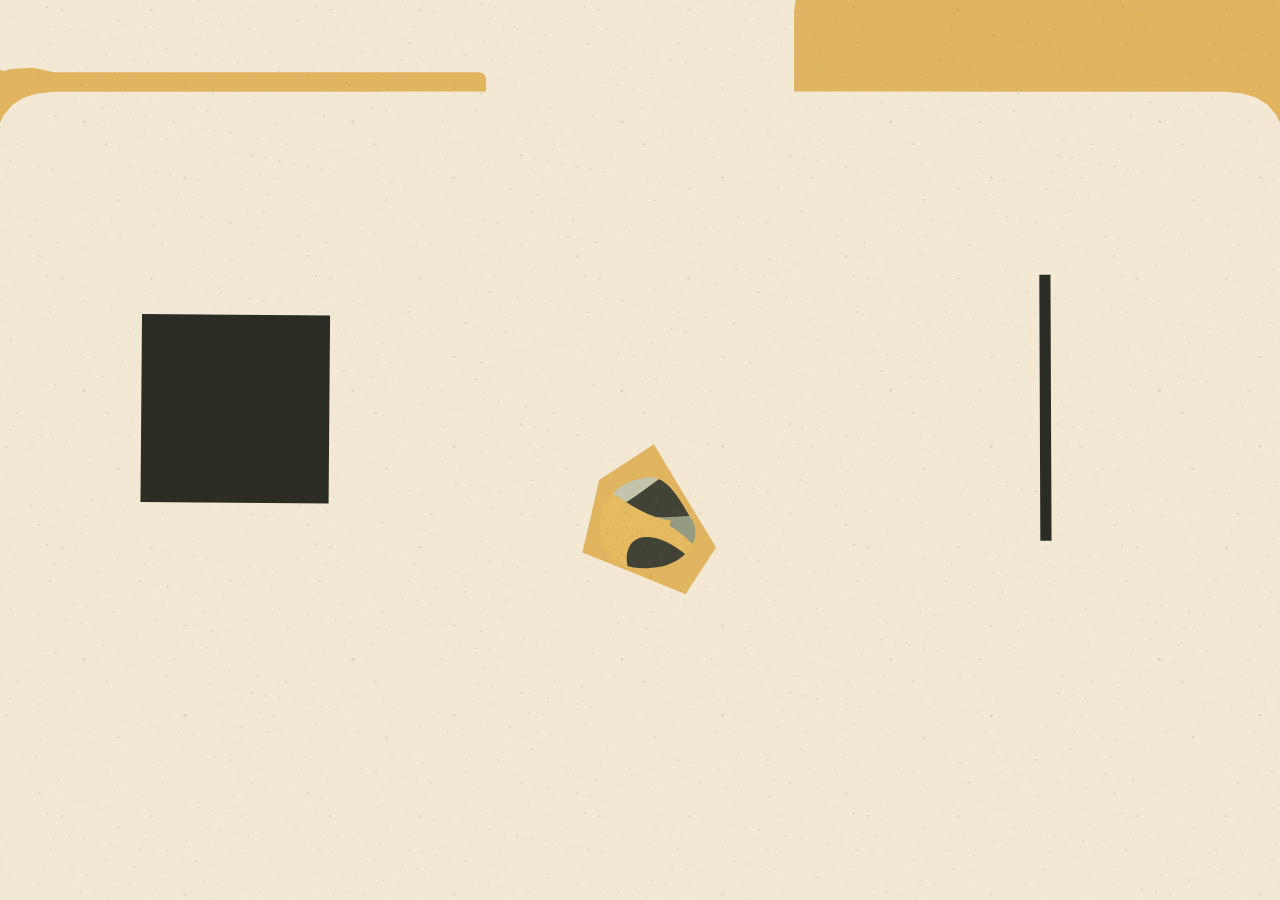
<file: docs/index.html>
<!doctype html>
<html lang="zh-CN">
<head>
  <meta charset="utf-8">
  <meta name="viewport" content="width=device-width,initial-scale=1,viewport-fit=cover">
  <meta name="theme-color" content="#f5f1e6">
  <title>平面国</title>
  <link rel="icon" href="icon.svg" type="image/svg+xml">
  <link rel="stylesheet" href="style.css?v=20261021-r21"><link rel="stylesheet" href="hold-indicator.css?v=20261021-r18"><link rel="stylesheet" href="resistance-indicator.css?v=20261022-r26">
  <script src="palette.js?v=20261021-r19" defer></script>
  <script src="character-geometry.js?v=20261019-r7" defer></script>
  <script src="motion.js?v=20261021-r24" defer></script>
  <script src="possibility.js?v=20261021-r22" defer></script>
  <script src="emotions.js" defer></script>
  <script src="camera.js?v=20261021-r24" defer></script>
  <script src="portals.js?v=20261019-r7" defer></script><script src="city-map.js?v=20261021-r24" defer></script><script src="collision-world.js?v=20261019-r7" defer></script><script src="district.js?v=20261021-r24" defer></script>
  <script src="correction-rules.js?v=20261020-r13" defer></script><script src="factory.js?v=20261021-r24" defer></script>
  <script src="restraint.js?v=20261019-r7" defer></script><script src="ending-progress.js?v=20261021-r26" defer></script><script src="dimension.js?v=20261021-r26" defer></script>
  <script src="inner-discovery.js?v=20261021-r26" defer></script><script src="inner-world.js?v=20261021-r15" defer></script><script src="story-timing.js?v=20261020-r11" defer></script><script src="story-notes.js?v=20261022-r28" defer></script><script src="office-world.js?v=20261021-r16" defer></script><script src="factory-routine.js?v=20261022-r28" defer></script><script src="story-versions.js?v=20261022-r28" defer></script><script src="family-navigation.js?v=20261021-r24" defer></script><script src="encounter-interaction.js?v=20261021-r24" defer></script><script src="action-input.js?v=20261021-r25" defer></script><script src="story-player.js?v=20261021-r15" defer></script><script src="interaction-progress.js?v=20261021-r24" defer></script><script src="app.js?v=20261022-r28" defer></script>
</head>
<body class="viewer">
  <main><section id="stage" class="stage" tabindex="0" aria-label="平面国动画。点击地面移动，点击父母寻路互动，押送途中点击抗拒，输送时长按挣扎，工作时点击推进并加速；内心世界点亮微光，追光时点击剥落黑漆、长按加速，蓄满圆环进入白场；点击发现双手、画笔与调色盘，再次点击进入新维度。">
    <canvas id="possibility-world" aria-hidden="true"></canvas>
    <canvas id="outer-world" role="img" aria-label="五边形孩子尝试靠近四边形父亲与细长线段母亲。"></canvas>
    <div class="grain" aria-hidden="true"></div><div id="hold-indicator" aria-hidden="true" data-visible="false"><svg viewBox="0 0 76 76"><circle class="hold-track" cx="38" cy="38" r="32"/><circle class="hold-charge" cx="38" cy="38" r="32" pathLength="100"/></svg></div>
    <div id="effort-indicator" aria-hidden="true" data-visible="false" data-state="ready"><svg viewBox="0 0 60 60"><circle class="effort-track" cx="30" cy="30" r="25"/><circle class="effort-fill" cx="30" cy="30" r="25" pathLength="100"/></svg></div>
  </section></main>
  <button id="replay" class="replay-button" type="button" aria-label="重新播放" title="重新播放" hidden><svg viewBox="0 0 24 24" width="25" height="25" aria-hidden="true" focusable="false"><path fill="currentColor" d="M12 5V1L7 6l5 5V7c3.31 0 6 2.69 6 6s-2.69 6-6 6-6-2.69-6-6H4c0 4.42 3.58 8 8 8s8-3.58 8-8-3.58-8-8-8z"/></svg></button>
</body>
</html>
</file>
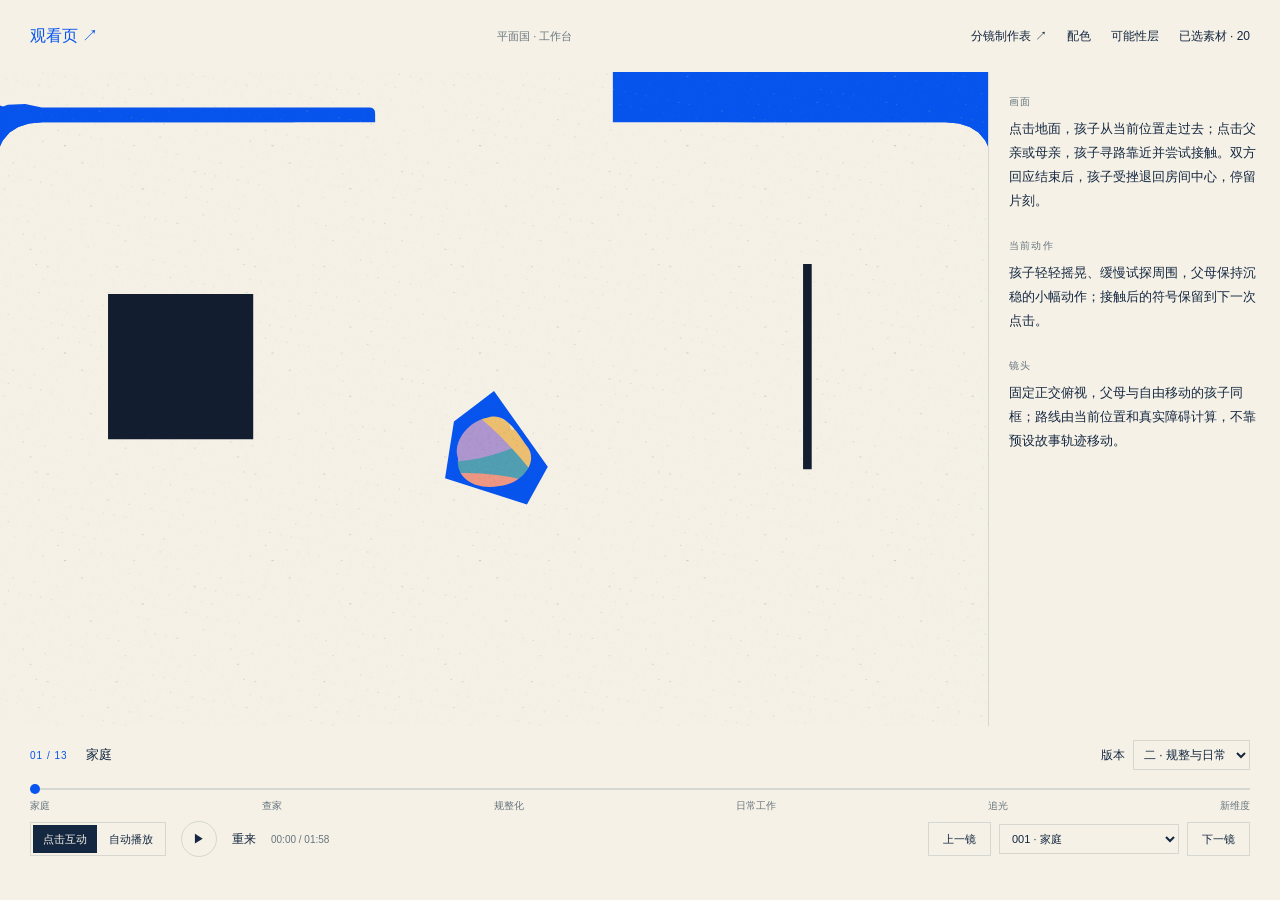
<file: docs/workbench.html>
<!doctype html>
<html lang="zh-CN">
<head>
  <meta charset="utf-8">
  <meta name="viewport" content="width=device-width,initial-scale=1,viewport-fit=cover">
  <title>平面国 · 工作台</title>
  <link rel="icon" href="icon.svg" type="image/svg+xml">
  <link rel="stylesheet" href="style.css?v=20261021-r21"><link rel="stylesheet" href="hold-indicator.css?v=20261021-r18"><link rel="stylesheet" href="resistance-indicator.css?v=20261022-r26">
  <style>
    #palette-dialog{width:min(620px,94vw)}#palette-dialog p{font-size:12px;line-height:1.7;color:var(--quiet)}
    #palette-dialog select{display:block;width:100%;margin:8px 0 20px;padding:10px;background:var(--paper);color:var(--ink);border:1px solid var(--line);font:inherit}
    .palette-colors{display:grid;grid-template-columns:repeat(2,minmax(0,1fr));gap:16px 24px;margin:20px 0}
    .palette-color{display:grid;grid-template-columns:42px 1fr;column-gap:10px;align-items:center;font-size:12px}.palette-color input{grid-row:span 2;width:42px;height:36px;padding:1px;border:1px solid var(--line);background:var(--paper);cursor:pointer}.palette-color output{display:block;font-size:10px}
    .palette-actions{display:flex;gap:12px;justify-content:flex-end;flex-wrap:wrap;margin-top:22px}#palette-apply{background:var(--ink);color:var(--paper)}#palette-status{min-height:1.5em}
    .version-picker{margin-left:auto;display:flex;align-items:center;gap:8px;font-size:12px}.version-picker select{max-width:190px;background:var(--paper);color:var(--ink);border:1px solid var(--line);padding:6px;font:inherit}
  </style>
  <script src="palette.js?v=20261021-r19" defer></script>
  <script src="character-geometry.js?v=20261019-r7" defer></script><script src="motion.js?v=20261021-r24" defer></script>
  <script src="possibility.js?v=20261021-r22" defer></script><script src="emotions.js" defer></script>
  <script src="camera.js?v=20261021-r24" defer></script><script src="portals.js?v=20261019-r7" defer></script><script src="city-map.js?v=20261021-r24" defer></script><script src="collision-world.js?v=20261019-r7" defer></script><script src="district.js?v=20261021-r24" defer></script><script src="correction-rules.js?v=20261020-r13" defer></script><script src="factory.js?v=20261021-r24" defer></script><script src="restraint.js?v=20261019-r7" defer></script><script src="ending-progress.js?v=20261021-r26" defer></script><script src="dimension.js?v=20261021-r26" defer></script><script src="story-notes.js?v=20261022-r28" defer></script><script src="inner-discovery.js?v=20261021-r26" defer></script><script src="inner-world.js?v=20261021-r15" defer></script><script src="story-timing.js?v=20261020-r11" defer></script><script src="office-world.js?v=20261021-r16" defer></script><script src="factory-routine.js?v=20261022-r28" defer></script><script src="story-versions.js?v=20261022-r28" defer></script><script src="family-navigation.js?v=20261021-r24" defer></script><script src="encounter-interaction.js?v=20261021-r24" defer></script><script src="action-input.js?v=20261021-r25" defer></script><script src="story-player.js?v=20261021-r15" defer></script><script src="interaction-progress.js?v=20261021-r24" defer></script><script src="app.js?v=20261022-r28" defer></script>
</head>
<body class="workbench">
  <header class="masthead"><a href="./" target="_blank" class="brand">观看页 ↗</a><span class="edition">平面国 · 工作台</span><nav aria-label="工作台工具"><a class="text-button" href="storyboard-r2/" target="_blank">分镜制作表 ↗</a><button id="palette-open" class="text-button" aria-haspopup="dialog">配色</button><button id="layers" class="text-button" aria-pressed="false">可能性层</button><button id="references" class="text-button">已选素材 · 20</button></nav></header>
  <main>
    <div class="workbench-scene">
      <section id="stage" class="stage" tabindex="0" aria-label="分镜预览。点击地面移动，点击父母寻路互动，押送途中点击抗拒，输送时长按挣扎，工作时点击推进并加速；内心世界点亮微光，追光时点击剥落黑漆、长按加速，蓄满圆环进入白场；点击发现双手，自动播放可在工作台选择。"><canvas id="possibility-world" aria-hidden="true"></canvas><canvas id="outer-world" role="img" aria-label="平面国动作预览"></canvas><div class="grain" aria-hidden="true"></div><div id="hold-indicator" aria-hidden="true" data-visible="false"><svg viewBox="0 0 76 76"><circle class="hold-track" cx="38" cy="38" r="32"/><circle class="hold-charge" cx="38" cy="38" r="32" pathLength="100"/></svg></div><div id="effort-indicator" aria-hidden="true" data-visible="false" data-state="ready"><svg viewBox="0 0 60 60"><circle class="effort-track" cx="30" cy="30" r="25"/><circle class="effort-fill" cx="30" cy="30" r="25" pathLength="100"/></svg></div></section>
      <aside class="shot-notes" aria-label="当前分镜描述" tabindex="0">
        <section><h2>画面</h2><p id="shot-summary">五边形孩子先接近四边形父亲，再接近线段母亲。母亲退开后，检察官冲进屋内。</p></section>
        <section><h2>当前动作</h2><p id="shot-action">三人停留在屋内。孩子位于父母之间，内腔露出下层流动的色域。</p></section>
        <section><h2>镜头</h2><p id="shot-camera">预设固定正交俯视，父母与孩子同框；检察官从门口进入同一画面。</p></section>
      </aside>
    </div>
    <footer class="transport">
      <div class="caption"><span id="phase-number" class="phase-number">01 / 15</span><p id="caption" aria-live="polite">家庭</p><label class="version-picker">版本<select id="story-version"><option value="rhythm">一 · 四组夹压</option><option value="routine">二 · 规整与日常</option></select></label></div>
      <div class="timeline"><input id="progress" type="range" min="0" max="9000" value="0" step="1" aria-label="故事进度"><div class="timeline-marks" aria-hidden="true"><span>家庭</span><span>查家</span><span>矫正所</span><span>光出现</span><span>追光</span><span>新维度</span></div></div>
      <div class="control-row"><div class="playback"><div class="playback-modes" role="group" aria-label="推进方式"><button id="mode-interactive" aria-pressed="true" title="点击地面移动，点击父母寻路互动；押送时点击抗拒，输送时长按挣扎；工作时加速；内心点亮微光；追光时点击剥落黑漆、长按加速，蓄满圆环进入白场；点击发现双手">点击互动</button><button id="mode-auto" aria-pressed="false">自动播放</button></div><button id="play" class="round-button" aria-label="播放"><span id="play-icon" aria-hidden="true">▶</span></button><button id="restart" class="text-button">重来</button><output id="time">00:00 / 01:30</output></div><div class="chapter-actions"><button id="previous" class="step-button">上一镜</button><select id="chapter" aria-label="选择分镜"></select><button id="next" class="step-button">下一镜</button></div></div>

    </footer>
  </main>
  <dialog id="reference-dialog" aria-labelledby="reference-title"><div class="drawer-header"><h2 id="reference-title">已选素材</h2><button id="close-references" class="round-button" aria-label="关闭素材">×</button></div><div class="reference-groups" id="reference-groups"></div></dialog>
  <dialog id="palette-dialog" aria-labelledby="palette-title">
    <div class="drawer-header"><h2 id="palette-title">动画配色</h2><button id="palette-close" class="round-button" aria-label="关闭配色">×</button></div>
    <form id="palette-form">
      <p>只调整动画颜色，保留当前造型与动作。选好后应用，画面会从当前进度更新；观看页下次打开也会读取这套配色。</p>
      <label for="palette-preset">配色方案</label><select id="palette-preset"></select>
      <div class="palette-colors" id="palette-colors"></div>
      <p id="palette-status" role="status" aria-live="polite"></p>
      <div class="palette-actions"><button id="palette-reset" type="button" class="step-button">恢复本套默认</button><button id="palette-apply" type="submit" class="step-button">应用配色</button></div>
    </form>
  </dialog>
  <script>
    document.addEventListener('DOMContentLoaded',()=>{
      const p=window.FlatlandPalette,$=id=>document.getElementById(id),dialog=$('palette-dialog');
      const presets=p.presets,keys=p.editableKeys;
      presets.forEach(item=>{const option=document.createElement('option');option.value=item.id;option.textContent=item.label;$('palette-preset').append(option);});
      keys.forEach(({key,label})=>{
        const field=document.createElement('label');field.className='palette-color';
        const input=document.createElement('input');input.type='color';input.id='palette-color-'+key;input.setAttribute('aria-label',label);
        const name=document.createElement('span');name.textContent=label;
        const hex=document.createElement('output');hex.setAttribute('for',input.id);
        input.addEventListener('input',()=>{hex.value=input.value;});field.append(input,name,hex);$('palette-colors').append(field);
      });
      function fill(reset=false){
        const config=p.getConfig(),preset=presets.find(item=>item.id===$('palette-preset').value)||presets[0];
        const colors={...preset.colors,...(!reset&&config.preset===preset.id?config.colors:{})};
        keys.forEach(({key})=>{const input=$('palette-color-'+key);input.value=colors[key];input.parentElement.querySelector('output').value=input.value;});
        $('palette-status').textContent='尚未应用；原配色也可随时选回。';
      }
      $('palette-open').addEventListener('click',()=>{$('palette-preset').value=p.getConfig().preset;fill();dialog.showModal();});
      $('palette-close').addEventListener('click',()=>dialog.close());
      $('palette-preset').addEventListener('change',()=>fill());$('palette-reset').addEventListener('click',()=>fill(true));
      $('palette-form').addEventListener('submit',event=>{
        event.preventDefault();const preset=presets.find(item=>item.id===$('palette-preset').value),colors={};
        keys.forEach(({key})=>{const color=$('palette-color-'+key).value;if(color!==preset.colors[key])colors[key]=color;});
        if(!p.setConfig({preset:preset.id,colors})){$('palette-status').textContent='浏览器未能保存本机配色，尚未应用。请允许本机存储后重试。';return;}
        const stage=$('stage'),url=new URL(location.href),time=Number(stage.dataset.time);
        if(Number.isFinite(time))url.searchParams.set('t',time.toFixed(2));
        url.searchParams.set('mode',(stage.dataset.mode||url.searchParams.get('mode'))==='auto'?'auto':'interactive');
        history.replaceState(null,'',url);location.reload();
      });
    });
  </script>
</body>
</html>
</file>
<file: docs/style.css>
:root{color-scheme:light;--paper:#f5f1e6;--ink:#142741;--quiet:#68757f;--blue:#0754ee;--line:#d6d7d0;font:14px/1.5 -apple-system,BlinkMacSystemFont,"Segoe UI","PingFang SC",sans-serif}
*{box-sizing:border-box}body{margin:0;background:var(--paper);color:var(--ink);overflow:hidden}button,a,input{-webkit-tap-highlight-color:transparent}button{font:inherit;cursor:pointer;color:inherit;border:0}button:focus-visible,a:focus-visible,input:focus-visible,.stage:focus-visible{outline:2px solid var(--blue);outline-offset:4px}a{color:inherit;text-decoration:none}[hidden]{display:none!important}
main{height:100dvh;display:flex;flex-direction:column}.stage{position:relative;flex:1;min-height:0;overflow:hidden;touch-action:none;isolation:isolate;cursor:pointer;outline-offset:-4px!important}.stage canvas{position:absolute;inset:0;width:100%;height:100%;display:block}.grain{position:absolute;inset:0;pointer-events:none;opacity:.035;background-image:url("data:image/svg+xml,%3Csvg viewBox='0 0 180 180' xmlns='http://www.w3.org/2000/svg'%3E%3Cfilter id='n'%3E%3CfeTurbulence type='fractalNoise' baseFrequency='.77' numOctaves='3' stitchTiles='stitch'/%3E%3C/filter%3E%3Crect width='100%25' height='100%25' opacity='.6' filter='url(%23n)'/%3E%3C/svg%3E");mix-blend-mode:multiply}
.viewer .replay-button{position:fixed;top:20px;right:22px;z-index:10;display:grid;place-items:center;width:43px;height:43px;color:var(--ink);background:#f5f1e6cc;border:1px solid #121d2f26;border-radius:50%;opacity:.8}.viewer .replay-button:hover{opacity:1;background:var(--paper)}
.workbench .masthead{height:72px;padding:0 30px;display:flex;align-items:center;justify-content:space-between;gap:20px}.brand{color:var(--blue);font-size:16px}.edition{font-size:11px;color:var(--quiet)}nav{display:flex;gap:20px;align-items:center}.text-button{background:none;padding:8px 0;font-size:12px;white-space:nowrap}.text-button:hover,.text-button[aria-pressed=true]{color:var(--blue)}.workbench main{height:calc(100dvh - 72px)}
.transport{height:174px;flex-shrink:0;padding:14px 30px 20px;background:var(--paper)}.caption{display:flex;align-items:baseline;gap:18px;min-height:28px;margin-bottom:10px}.caption p{font-size:13px;margin:0}.phase-number{font-size:10px;letter-spacing:.1em;color:var(--blue)}.timeline{margin-bottom:8px}input[type=range]{width:100%;height:18px;display:block;margin:0;accent-color:var(--blue);cursor:ew-resize;-webkit-appearance:none;appearance:none;background:transparent}input[type=range]::-webkit-slider-runnable-track{height:2px;background:linear-gradient(to right,var(--blue) var(--p,0%),var(--line) var(--p,0%))}input[type=range]::-webkit-slider-thumb{-webkit-appearance:none;width:10px;height:10px;background:var(--blue);border-radius:50%;margin-top:-4px}input[type=range]::-moz-range-track{height:2px;background:var(--line)}input[type=range]::-moz-range-progress{background:var(--blue);height:2px}input[type=range]::-moz-range-thumb{border:0;width:10px;height:10px;background:var(--blue)}.timeline-marks{display:flex;justify-content:space-between;color:var(--quiet);font-size:10px}.control-row,.playback,.chapter-actions{display:flex;align-items:center;gap:15px}.control-row{justify-content:space-between}.chapter-actions{gap:8px}.round-button{display:inline-grid;place-items:center;background:transparent;width:36px;height:36px;border:1px solid var(--line);border-radius:50%;font-size:12px}.round-button:hover{border-color:var(--blue);color:var(--blue)}output{font-size:10px;color:var(--quiet);font-variant-numeric:tabular-nums;white-space:nowrap}.step-button{border:1px solid var(--line);background:transparent;padding:8px 14px;font-size:11px;white-space:nowrap}.step-button:hover{border-color:var(--blue);color:var(--blue)}
dialog{width:min(1200px,95vw);max-height:90dvh;padding:25px;background:var(--paper);color:var(--ink);border:0;box-shadow:0 25px 100px #06193540}dialog::backdrop{background:#14274188;backdrop-filter:blur(5px)}.drawer-header{display:flex;justify-content:space-between;align-items:center;gap:20px;position:sticky;top:-25px;background:var(--paper);z-index:1;padding:10px 0}.drawer-header h2{font-size:20px;font-weight:500;margin:0}.drawer-header .round-button{font-size:24px}.reference-section{margin:24px 0}.reference-section h3{font-size:12px;font-weight:500;border-top:1px solid var(--line);padding-top:15px}.reference-grid{display:grid;grid-template-columns:repeat(3,minmax(0,1fr));gap:20px 16px}.reference-card{margin:0}.reference-card img{width:100%;aspect-ratio:1.3;object-fit:contain;display:block;background:#eeeade}.reference-card figcaption{font-size:11px;margin-top:8px;color:var(--quiet)}
@media(prefers-reduced-motion:reduce){*{scroll-behavior:auto!important;transition:none!important}}
.workbench .transport{height:174px}.chapter-actions select{font:inherit;font-size:11px;padding:7px 8px;border:1px solid var(--line);color:var(--ink);background:var(--paper);width:180px}.playback-modes{display:flex;border:1px solid var(--line);padding:2px;gap:2px}.playback-modes button{font-size:11px;padding:6px 10px;background:transparent}.playback-modes button[aria-pressed=true]{background:var(--ink);color:var(--paper)}
.workbench .workbench-scene{display:grid;grid-template-columns:minmax(0,1fr) 292px;flex:1;min-height:0}.workbench .workbench-scene>.stage{min-width:0}.workbench .shot-notes{min-height:0;overflow-y:auto;border-left:1px solid var(--line);padding:22px 20px 14px;background:var(--paper);scrollbar-width:thin}.workbench .shot-notes section{margin:0 0 25px}.workbench .shot-notes h2{font-size:10px;font-weight:500;color:var(--quiet);letter-spacing:.12em;margin:0 0 8px}.workbench .shot-notes p{font-size:13px;line-height:1.85;margin:0;overflow-wrap:anywhere}.workbench .shot-notes:focus-visible{outline:2px solid var(--blue);outline-offset:-3px}
</file>
<file: docs/hold-indicator.css>
/* The ring belongs to the interactive chase only; it never captures the pointer. */
#hold-indicator{
  --hold-progress:0;
  position:absolute;
  left:50%;top:50%;
  width:76px;height:76px;
  pointer-events:none;
  z-index:8;
  opacity:0;
  transform:translate(-50%,-50%) scale(.9);
  transition:opacity .16s ease,transform .16s ease;
  filter:drop-shadow(0 1px 5px rgba(0,0,0,.28));
}
#hold-indicator[data-visible="true"]{
  opacity:1;
  transform:translate(-50%,-50%) scale(1);
}
#hold-indicator svg{display:block;width:100%;height:100%;overflow:visible;transform:rotate(-90deg);}
#hold-indicator circle{fill:none;stroke-width:3;}
#hold-indicator .hold-track{stroke:rgba(255,255,255,.24);}
#hold-indicator .hold-charge{
  stroke:var(--hold-color,rgba(255,255,255,.96));
  stroke-linecap:round;
  stroke-dasharray:100;
  stroke-dashoffset:calc(100 - var(--hold-progress,0)*100);
}
@media(prefers-reduced-motion:reduce){#hold-indicator{transition:opacity .08s linear;}}
</file>
<file: docs/resistance-indicator.css>
/* This optional ring shows only the current resistance attempt. */
#effort-indicator{--effort-progress:0;position:absolute;width:60px;height:60px;pointer-events:none;z-index:8;opacity:0;transform:translate(-50%,-50%);transition:opacity .12s ease;color:var(--effort-color,#e7b95f);filter:drop-shadow(0 1px 3px #0007)}
#effort-indicator[data-visible="true"]{opacity:1}
#effort-indicator svg{display:block;width:100%;height:100%;transform:rotate(-90deg)}
#effort-indicator circle{fill:none;stroke-width:3}
#effort-indicator .effort-track{stroke:#fff8}
#effort-indicator .effort-fill{stroke:currentColor;stroke-linecap:round;stroke-dasharray:100;stroke-dashoffset:calc(100 - var(--effort-progress)*100)}
#effort-indicator[data-state="exhausted"]{animation:strength-fails .22s ease-out}
#effort-indicator[data-state="exhausted"] .effort-fill{stroke:#e74b47}
@keyframes strength-fails{0%{transform:translate(-50%,-50%) scale(1.22)}100%{transform:translate(-50%,-50%) scale(1)}}
@media(prefers-reduced-motion:reduce){#effort-indicator{transition:none}#effort-indicator[data-state="exhausted"]{animation:none}}

.stage[data-paused="true"] #effort-indicator{animation-play-state:paused}
</file>
